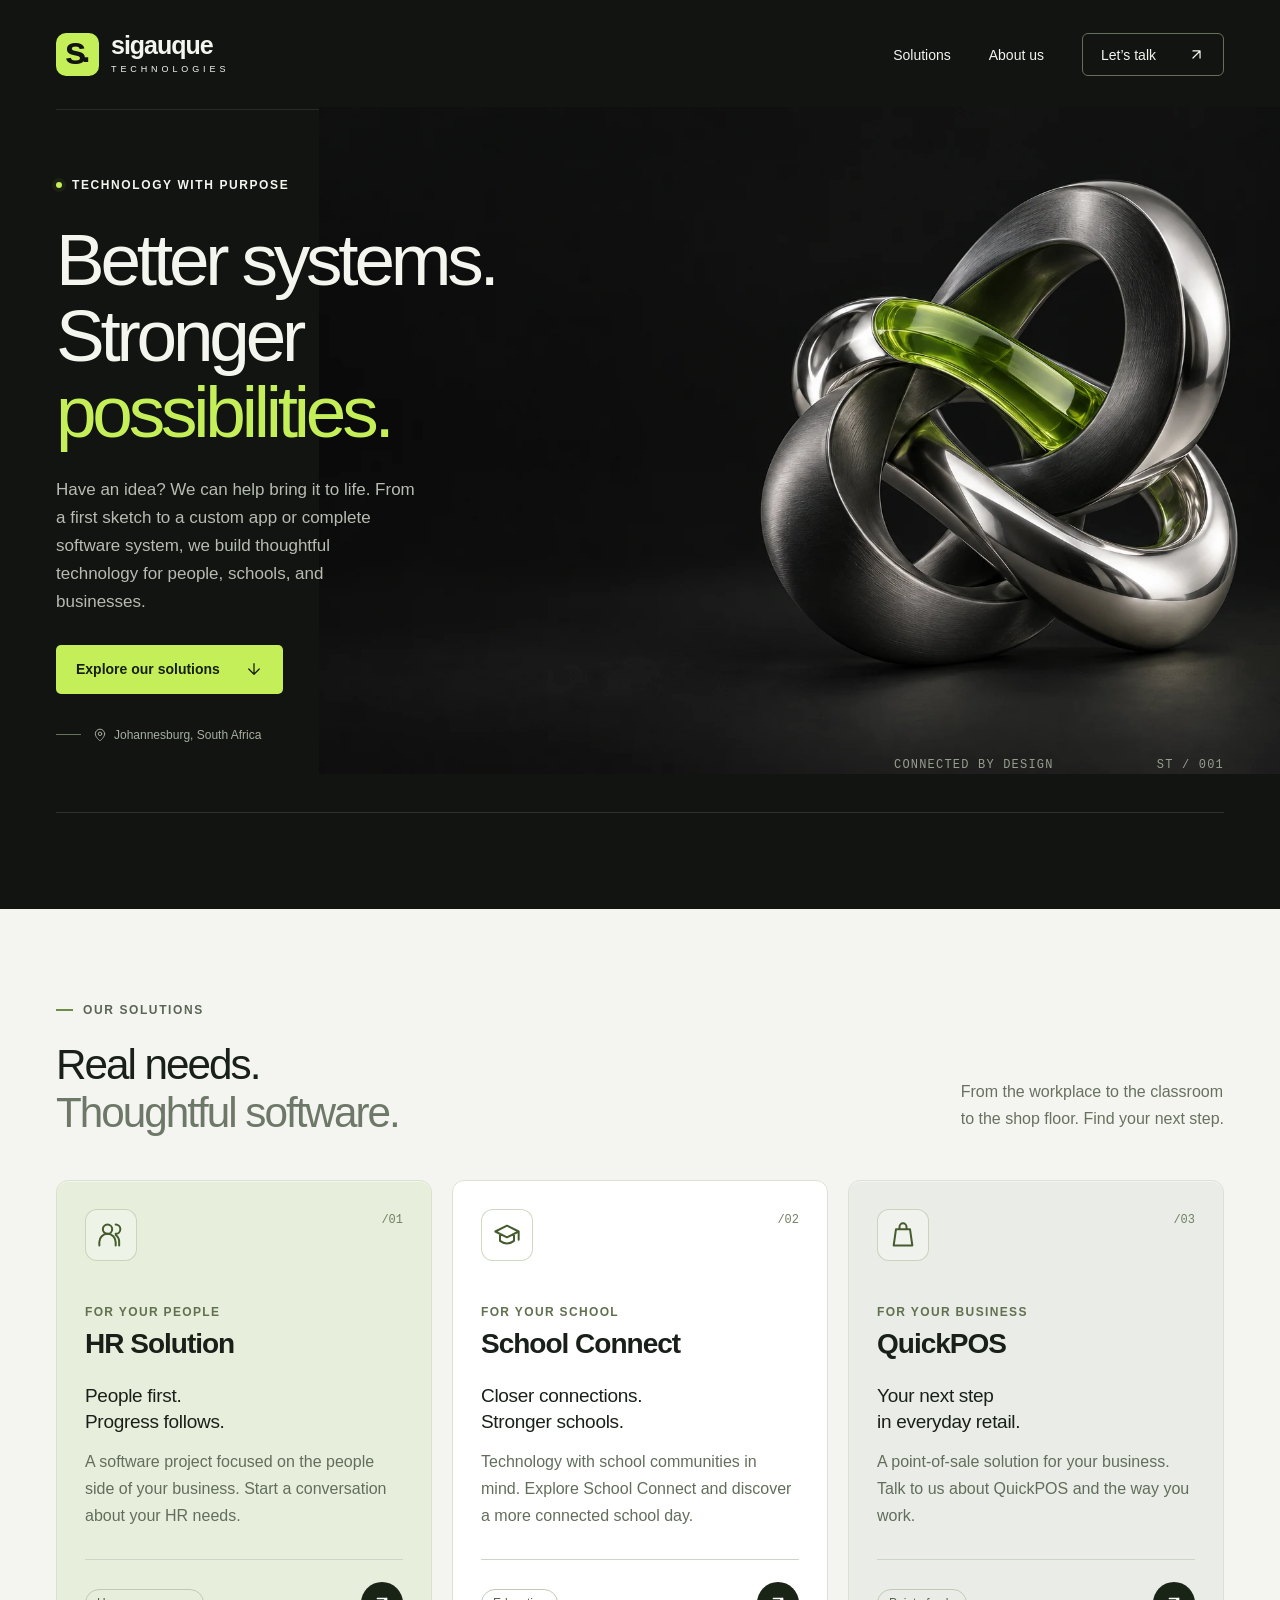
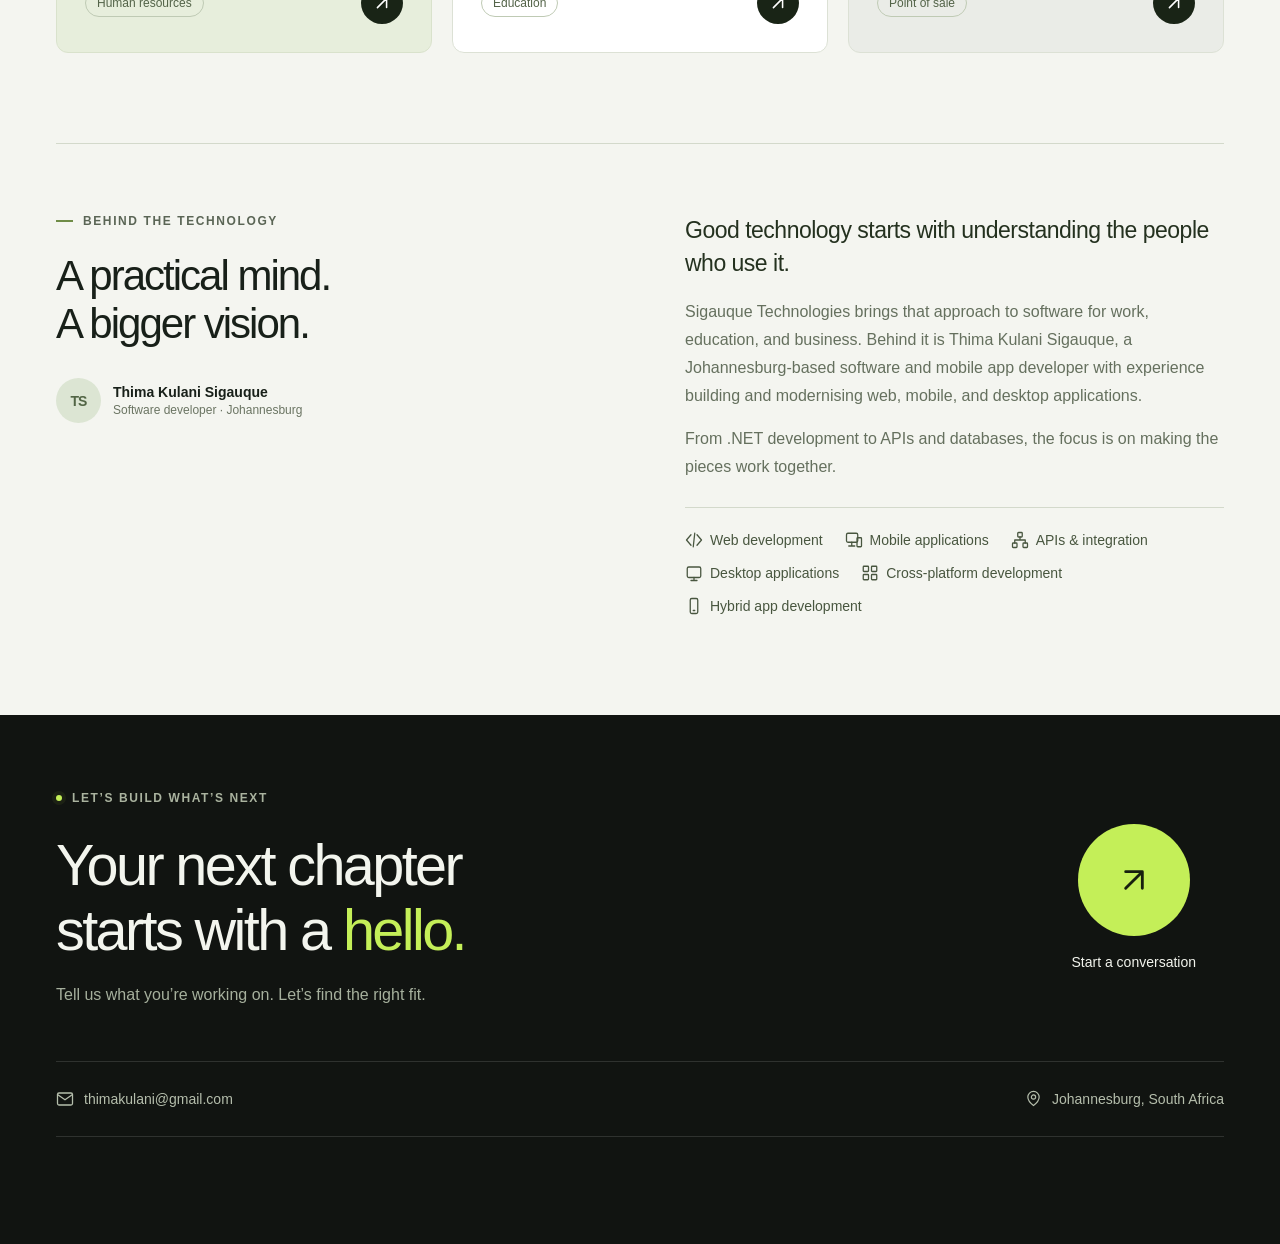
<file: index.html>
<!DOCTYPE html>
<html lang="en">
<head>
<meta charset="UTF-8">
<meta name="viewport" content="width=device-width, initial-scale=1">
<title>Software & Mobile App Development in Johannesburg | Sigauque Technologies</title>
<meta name="description" content="Looking for a software developer or mobile app developer in Johannesburg? Sigauque Technologies builds custom web and mobile apps, business software, school management systems, point-of-sale solutions, and API integrations across South Africa.">
<meta name="robots" content="index, follow, max-image-preview:large">
<link rel="canonical" href="https://sigauque-technology.co.za/">
<link rel="preload" as="image" href="images/connected-systems.webp" fetchpriority="high">
<meta property="og:type" content="website">
<meta property="og:locale" content="en_ZA">
<meta property="og:site_name" content="Sigauque Technologies">
<meta property="og:title" content="Software & Mobile App Development in Johannesburg | Sigauque Technologies">
<meta property="og:description" content="Custom software, web and mobile app development, school management systems, and business solutions from Johannesburg, South Africa.">
<meta property="og:url" content="https://sigauque-technology.co.za/">
<meta property="og:image" content="https://sigauque-technology.co.za/images/connected-systems.webp">
<meta property="og:image:alt" content="Abstract connected systems illustration for Sigauque Technologies">
<meta name="twitter:card" content="summary_large_image">
<meta name="twitter:title" content="Software & Mobile App Development | Sigauque Technologies">
<meta name="twitter:description" content="Custom software, web and mobile apps, and business solutions from Johannesburg, South Africa.">
<meta name="twitter:image" content="https://sigauque-technology.co.za/images/connected-systems.webp">
<meta name="twitter:image:alt" content="Abstract connected systems illustration for Sigauque Technologies">
<link rel="icon" href="favicon.svg">
<link rel="stylesheet" href="styles.css">
<script type="application/ld+json">
{
  "@context": "https://schema.org",
  "@type": "ProfessionalService",
  "name": "Sigauque Technologies",
  "url": "https://sigauque-technology.co.za/",
  "logo": "https://sigauque-technology.co.za/favicon.svg",
  "image": "https://sigauque-technology.co.za/images/connected-systems.webp",
  "description": "Software development and practical software solutions for people, schools, and businesses in Johannesburg, South Africa.",
  "email": "thimakulani@gmail.com",
  "address": {
    "@type": "PostalAddress",
    "addressLocality": "Johannesburg",
    "addressCountry": "ZA"
  },
  "areaServed": "ZA",
  "founder": {
    "@type": "Person",
    "name": "Thima Kulani Sigauque"
  },
  "knowsAbout": ["Software development", "Web development", "Mobile application development", "API integration", "Desktop application development", "Cross-platform development", "Hybrid app development", "School management software", "Human resources software", "Point of sale software"]
}
</script>
</head>
<body>
<a href="#main" class="skip-link">
        Skip to content
      </a>
      <div class="top-surface" id="home">
        <header class="site-header wrap">
          <a href="#home" class="brand" aria-label="Sigauque Technologies home"><span class="brand-mark" aria-hidden="true">s<span>.</span></span><span class="brand-name">sigauque<span>TECHNOLOGIES</span></span></a>
          <nav aria-label="Main navigation">
            <a href="#solutions">Solutions</a>
            <a href="#about">About us</a>
            <a href="#contact" class="nav-contact">
              Let’s talk <svg width="17" height="17" viewBox="0 0 24 24" fill="none" stroke="currentColor" stroke-width="1.7" stroke-linecap="round" stroke-linejoin="round" aria-hidden="true"><path d="M7 17 17 7M7 7h10v10"/></svg>
            </a>
          </nav>
        </header>
        <main id="main">
          <section class="hero wrap" aria-labelledby="hero-heading">
            <img
              class="hero-art"
              src="images/connected-systems.webp"
              width="1536"
              height="1024"
              fetchpriority="high"
              alt="Abstract illustration of connected systems and technology"
            >
            <div class="hero-copy">
              <p class="eyebrow">
                <span class="status-dot"></span> TECHNOLOGY WITH PURPOSE
              </p>
              <h1 id="hero-heading">
                Better systems.
                <br />
                Stronger
                <br />
                <span>possibilities.</span>
              </h1>
              <p class="hero-description">
                Have an idea? We can help bring it to life. From a first
                sketch to a custom app or complete software system, we build
                thoughtful technology for people, schools, and businesses.
              </p>
              <a class="button button-lime" href="#solutions">
                Explore our solutions <svg width="18" height="18" viewBox="0 0 24 24" fill="none" stroke="currentColor" stroke-width="1.7" stroke-linecap="round" stroke-linejoin="round" aria-hidden="true"><path d="M12 5v14m-7-7 7 7 7-7"/></svg>
              </a>
              <div class="hero-location">
                <span class="location-line"></span>
                <svg width="14" height="14" viewBox="0 0 24 24" fill="none" stroke="currentColor" stroke-width="1.7" stroke-linecap="round" stroke-linejoin="round" aria-hidden="true"><path d="M20 10c0 6-8 12-8 12S4 16 4 10a8 8 0 1 1 16 0Z"/><circle cx="12" cy="10" r="3"/></svg> Johannesburg, South
                Africa
              </div>
            </div>
            <div class="art-caption">
              <span>CONNECTED BY DESIGN</span>
              <span>ST / 001</span>
            </div>
          </section>
          <div
            class="product-strip wrap"
            aria-label="Our software products"
          >
            <span class="strip-label">
              BUILT AROUND
              <br />
              YOUR EVERYDAY.
            </span>
            <a href="#hr-solution">
              <svg width="24" height="24" viewBox="0 0 24 24" fill="none" stroke="currentColor" stroke-width="1.7" stroke-linecap="round" stroke-linejoin="round" aria-hidden="true"><circle cx="9" cy="7" r="4"/><path d="M2 21v-3a7 7 0 0 1 14 0v3M16 3a4 4 0 0 1 0 8m3 10v-3a7 7 0 0 0-3-6"/></svg>
              <span>HR Solution</span>
              <svg width="17" height="17" viewBox="0 0 24 24" fill="none" stroke="currentColor" stroke-width="1.7" stroke-linecap="round" stroke-linejoin="round" aria-hidden="true"><path d="M7 17 17 7M7 7h10v10"/></svg>
            </a>
            <a href="#school-connect">
              <svg width="24" height="24" viewBox="0 0 24 24" fill="none" stroke="currentColor" stroke-width="1.7" stroke-linecap="round" stroke-linejoin="round" aria-hidden="true"><path d="m2 9 10-5 10 5-10 5-10-5Zm4 2v6c4 3 8 3 12 0v-6M22 9v7"/></svg>
              <span>School Connect</span>
              <svg width="17" height="17" viewBox="0 0 24 24" fill="none" stroke="currentColor" stroke-width="1.7" stroke-linecap="round" stroke-linejoin="round" aria-hidden="true"><path d="M7 17 17 7M7 7h10v10"/></svg>
            </a>
            <a href="#quickpos">
              <svg width="24" height="24" viewBox="0 0 24 24" fill="none" stroke="currentColor" stroke-width="1.7" stroke-linecap="round" stroke-linejoin="round" aria-hidden="true"><path d="M6 7h12l2 14H4L6 7Zm3 0V5a3 3 0 0 1 6 0v2"/></svg>
              <span>QuickPOS</span>
              <svg width="17" height="17" viewBox="0 0 24 24" fill="none" stroke="currentColor" stroke-width="1.7" stroke-linecap="round" stroke-linejoin="round" aria-hidden="true"><path d="M7 17 17 7M7 7h10v10"/></svg>
            </a>
          </div>
          <section
            id="solutions"
            class="solutions light-surface"
            aria-labelledby="solutions-heading"
          >
            <div class="wrap">
              <div class="section-heading">
                <div>
                  <p class="eyebrow">
                    <span class="section-dash"></span> OUR SOLUTIONS
                  </p>
                  <h2 id="solutions-heading">
                    Real needs.
                    <br />
                    <span>Thoughtful software.</span>
                  </h2>
                </div>
                <p>
                  From the workplace to the classroom
                  <br class="desktop-break" /> to the shop floor. Find your
                  next step.
                </p>
              </div>
              <div class="product-grid">
                <article class="product-card product-hr" id="hr-solution"><div class="product-card-top"><span class="product-icon"><svg width="28" height="28" viewBox="0 0 24 24" fill="none" stroke="currentColor" stroke-width="1.7" stroke-linecap="round" stroke-linejoin="round" aria-hidden="true"><circle cx="9" cy="7" r="4"/><path d="M2 21v-3a7 7 0 0 1 14 0v3M16 3a4 4 0 0 1 0 8m3 10v-3a7 7 0 0 0-3-6"/></svg></span><span class="product-number">/01</span></div><p class="product-category">FOR YOUR PEOPLE</p><h3>HR Solution</h3><p class="product-tagline">People first.
Progress follows.</p><p class="product-description">A software project focused on the people side of your business. Start a conversation about your HR needs.</p><div class="product-card-bottom"><span class="category-tag">Human resources</span><a href="mailto:thimakulani@gmail.com?subject=HR%20Solution%20enquiry%20%7C%20Sigauque%20Technologies" class="product-link" aria-label="Enquire about HR Solution"><svg width="22" height="22" viewBox="0 0 24 24" fill="none" stroke="currentColor" stroke-width="1.7" stroke-linecap="round" stroke-linejoin="round" aria-hidden="true"><path d="M7 17 17 7M7 7h10v10"/></svg></a></div></article><article class="product-card product-school" id="school-connect"><div class="product-card-top"><span class="product-icon"><svg width="28" height="28" viewBox="0 0 24 24" fill="none" stroke="currentColor" stroke-width="1.7" stroke-linecap="round" stroke-linejoin="round" aria-hidden="true"><path d="m2 9 10-5 10 5-10 5-10-5Zm4 2v6c4 3 8 3 12 0v-6M22 9v7"/></svg></span><span class="product-number">/02</span></div><p class="product-category">FOR YOUR SCHOOL</p><h3>School Connect</h3><p class="product-tagline">Closer connections.
Stronger schools.</p><p class="product-description">Technology with school communities in mind. Explore School Connect and discover a more connected school day.</p><div class="product-card-bottom"><span class="category-tag">Education</span><a href="https://schoolconnect-ipeu.onrender.com/" target="_blank" rel="noopener noreferrer" class="product-link" aria-label="Visit School Connect (opens in a new tab)"><svg width="22" height="22" viewBox="0 0 24 24" fill="none" stroke="currentColor" stroke-width="1.7" stroke-linecap="round" stroke-linejoin="round" aria-hidden="true"><path d="M7 17 17 7M7 7h10v10"/></svg></a></div></article><article class="product-card product-pos" id="quickpos"><div class="product-card-top"><span class="product-icon"><svg width="28" height="28" viewBox="0 0 24 24" fill="none" stroke="currentColor" stroke-width="1.7" stroke-linecap="round" stroke-linejoin="round" aria-hidden="true"><path d="M6 7h12l2 14H4L6 7Zm3 0V5a3 3 0 0 1 6 0v2"/></svg></span><span class="product-number">/03</span></div><p class="product-category">FOR YOUR BUSINESS</p><h3>QuickPOS</h3><p class="product-tagline">Your next step
in everyday retail.</p><p class="product-description">A point-of-sale solution for your business. Talk to us about QuickPOS and the way you work.</p><div class="product-card-bottom"><span class="category-tag">Point of sale</span><a href="mailto:thimakulani@gmail.com?subject=QuickPOS%20enquiry%20%7C%20Sigauque%20Technologies" class="product-link" aria-label="Enquire about QuickPOS"><svg width="22" height="22" viewBox="0 0 24 24" fill="none" stroke="currentColor" stroke-width="1.7" stroke-linecap="round" stroke-linejoin="round" aria-hidden="true"><path d="M7 17 17 7M7 7h10v10"/></svg></a></div></article>
              </div>
            </div>
          </section>
          <section
            id="about"
            class="about-section light-surface"
            aria-labelledby="about-heading"
          >
            <div class="wrap about-layout">
              <div class="about-intro">
                <p class="eyebrow">
                  <span class="section-dash"></span> BEHIND THE TECHNOLOGY
                </p>
                <h2 id="about-heading">
                  A practical mind.
                  <br />A bigger vision.
                </h2>
                <div class="founder">
                  <span class="founder-initials" aria-hidden="true">
                    TS
                  </span>
                  <div>
                    <strong>Thima Kulani Sigauque</strong>
                    <span>Software developer · Johannesburg</span>
                  </div>
                </div>
              </div>
              <div class="about-copy">
                <p class="about-lead">
                  Good technology starts with understanding the people who use
                  it.
                </p>
                <p>
                  Sigauque Technologies brings that approach to software for
                  work, education, and business. Behind it is Thima Kulani
                  Sigauque, a Johannesburg-based software and mobile app
                  developer with experience building and modernising web,
                  mobile, and desktop applications.
                </p>
                <p>
                  From .NET development to APIs and databases, the focus is on
                  making the pieces work together.
                </p>
                <div class="capabilities">
                  <span>
                    <svg width="18" height="18" viewBox="0 0 24 24" fill="none" stroke="currentColor" stroke-width="1.7" stroke-linecap="round" stroke-linejoin="round" aria-hidden="true"><path d="m8 5-6 7 6 7m8-14 6 7-6 7m-3-16-2 18"/></svg> Web development
                  </span>
                  <span>
                    <svg width="18" height="18" viewBox="0 0 24 24" fill="none" stroke="currentColor" stroke-width="1.7" stroke-linecap="round" stroke-linejoin="round" aria-hidden="true"><rect x="2" y="3" width="15" height="12" rx="2"/><path d="M5 20h8m-4-5v5"/><rect x="16" y="9" width="6" height="12" rx="1"/></svg> Mobile applications
                  </span>
                  <span>
                    <svg width="18" height="18" viewBox="0 0 24 24" fill="none" stroke="currentColor" stroke-width="1.7" stroke-linecap="round" stroke-linejoin="round" aria-hidden="true"><rect x="9" y="2" width="6" height="6" rx="1"/><rect x="2" y="16" width="6" height="6" rx="1"/><rect x="16" y="16" width="6" height="6" rx="1"/><path d="M12 8v4M5 16v-4h14v4"/></svg> APIs &amp; integration
                  </span>
                  <span>
                    <svg width="18" height="18" viewBox="0 0 24 24" fill="none" stroke="currentColor" stroke-width="1.7" stroke-linecap="round" stroke-linejoin="round" aria-hidden="true"><rect x="3" y="4" width="18" height="14" rx="2"/><path d="M8 22h8m-4-4v4"/></svg> Desktop applications
                  </span>
                  <span>
                    <svg width="18" height="18" viewBox="0 0 24 24" fill="none" stroke="currentColor" stroke-width="1.7" stroke-linecap="round" stroke-linejoin="round" aria-hidden="true"><rect x="3" y="3" width="7" height="7" rx="1"/><rect x="14" y="3" width="7" height="7" rx="1"/><rect x="3" y="14" width="7" height="7" rx="1"/><rect x="14" y="14" width="7" height="7" rx="1"/></svg> Cross-platform development
                  </span>
                  <span>
                    <svg width="18" height="18" viewBox="0 0 24 24" fill="none" stroke="currentColor" stroke-width="1.7" stroke-linecap="round" stroke-linejoin="round" aria-hidden="true"><rect x="7" y="2" width="10" height="20" rx="2"/><path d="M11 18h2"/></svg> Hybrid app development
                  </span>
                </div>
              </div>
            </div>
          </section>
          <section
            id="contact"
            class="contact-section"
            aria-labelledby="contact-heading"
          >
            <div class="wrap contact-layout">
              <div>
                <p class="eyebrow">
                  <span class="status-dot"></span> LET’S BUILD WHAT’S NEXT
                </p>
                <h2 id="contact-heading">
                  Your next chapter
                  <br />
                  starts with a <span>hello.</span>
                </h2>
                <p>Tell us what you’re working on. Let’s find the right fit.</p>
              </div>
              <a class="contact-cta" href="mailto:thimakulani@gmail.com?subject=Business%20enquiry%20%7C%20Sigauque%20Technologies">
                <span class="contact-circle">
                  <svg width="40" height="40" viewBox="0 0 24 24" fill="none" stroke="currentColor" stroke-width="1.7" stroke-linecap="round" stroke-linejoin="round" aria-hidden="true"><path d="M7 17 17 7M7 7h10v10"/></svg>
                </span>
                <span>Start a conversation</span>
              </a>
            </div>
            <div class="wrap contact-details">
              <a href="mailto:thimakulani@gmail.com">
                <svg width="18" height="18" viewBox="0 0 24 24" fill="none" stroke="currentColor" stroke-width="1.7" stroke-linecap="round" stroke-linejoin="round" aria-hidden="true"><rect x="2" y="4" width="20" height="16" rx="2"/><path d="m2 6 10 7 10-7"/></svg> thimakulani@gmail.com
              </a>
              <span>
                <svg width="17" height="17" viewBox="0 0 24 24" fill="none" stroke="currentColor" stroke-width="1.7" stroke-linecap="round" stroke-linejoin="round" aria-hidden="true"><path d="M20 10c0 6-8 12-8 12S4 16 4 10a8 8 0 1 1 16 0Z"/><circle cx="12" cy="10" r="3"/></svg> Johannesburg, South
                Africa
              </span>
            </div>
          </section>
        </main>
        <footer class="site-footer wrap">
          <a href="#home" class="brand brand-footer" aria-label="Sigauque Technologies home"><span class="brand-mark" aria-hidden="true">s<span>.</span></span><span class="brand-name">sigauque<span>TECHNOLOGIES</span></span></a>
          <p>© 2026 Sigauque Technologies</p>
          <a href="privacy-policy.html">Privacy policy</a>
          <a href="#home">
            Back to top 
            <svg width="16" height="16" viewBox="0 0 24 24" fill="none" stroke="currentColor" stroke-width="1.7" stroke-linecap="round" stroke-linejoin="round" aria-hidden="true" class="back-arrow"><path d="M5 12h14m-7-7 7 7-7 7"/></svg>
          </a>
        </footer>
      </div>
      <script>
        const revealItems = document.querySelectorAll(
          ".product-strip > *, .section-heading, .product-card, .about-intro, .about-copy, .contact-layout > *, .contact-details > *, .site-footer > *"
        );

        revealItems.forEach((item, index) => {
          item.classList.add("reveal-item");
          item.style.setProperty("--reveal-index", index % 4);
        });

        if ("IntersectionObserver" in window) {
          const revealObserver = new IntersectionObserver(
            (entries) => {
              entries.forEach((entry) => {
                if (entry.isIntersecting) {
                  entry.target.classList.add("is-visible");
                  revealObserver.unobserve(entry.target);
                }
              });
            },
            { rootMargin: "0px 0px -10% 0px", threshold: 0.12 }
          );

          revealItems.forEach((item) => revealObserver.observe(item));
        } else {
          revealItems.forEach((item) => item.classList.add("is-visible"));
        }
      </script>
</body>
</html>
</file>
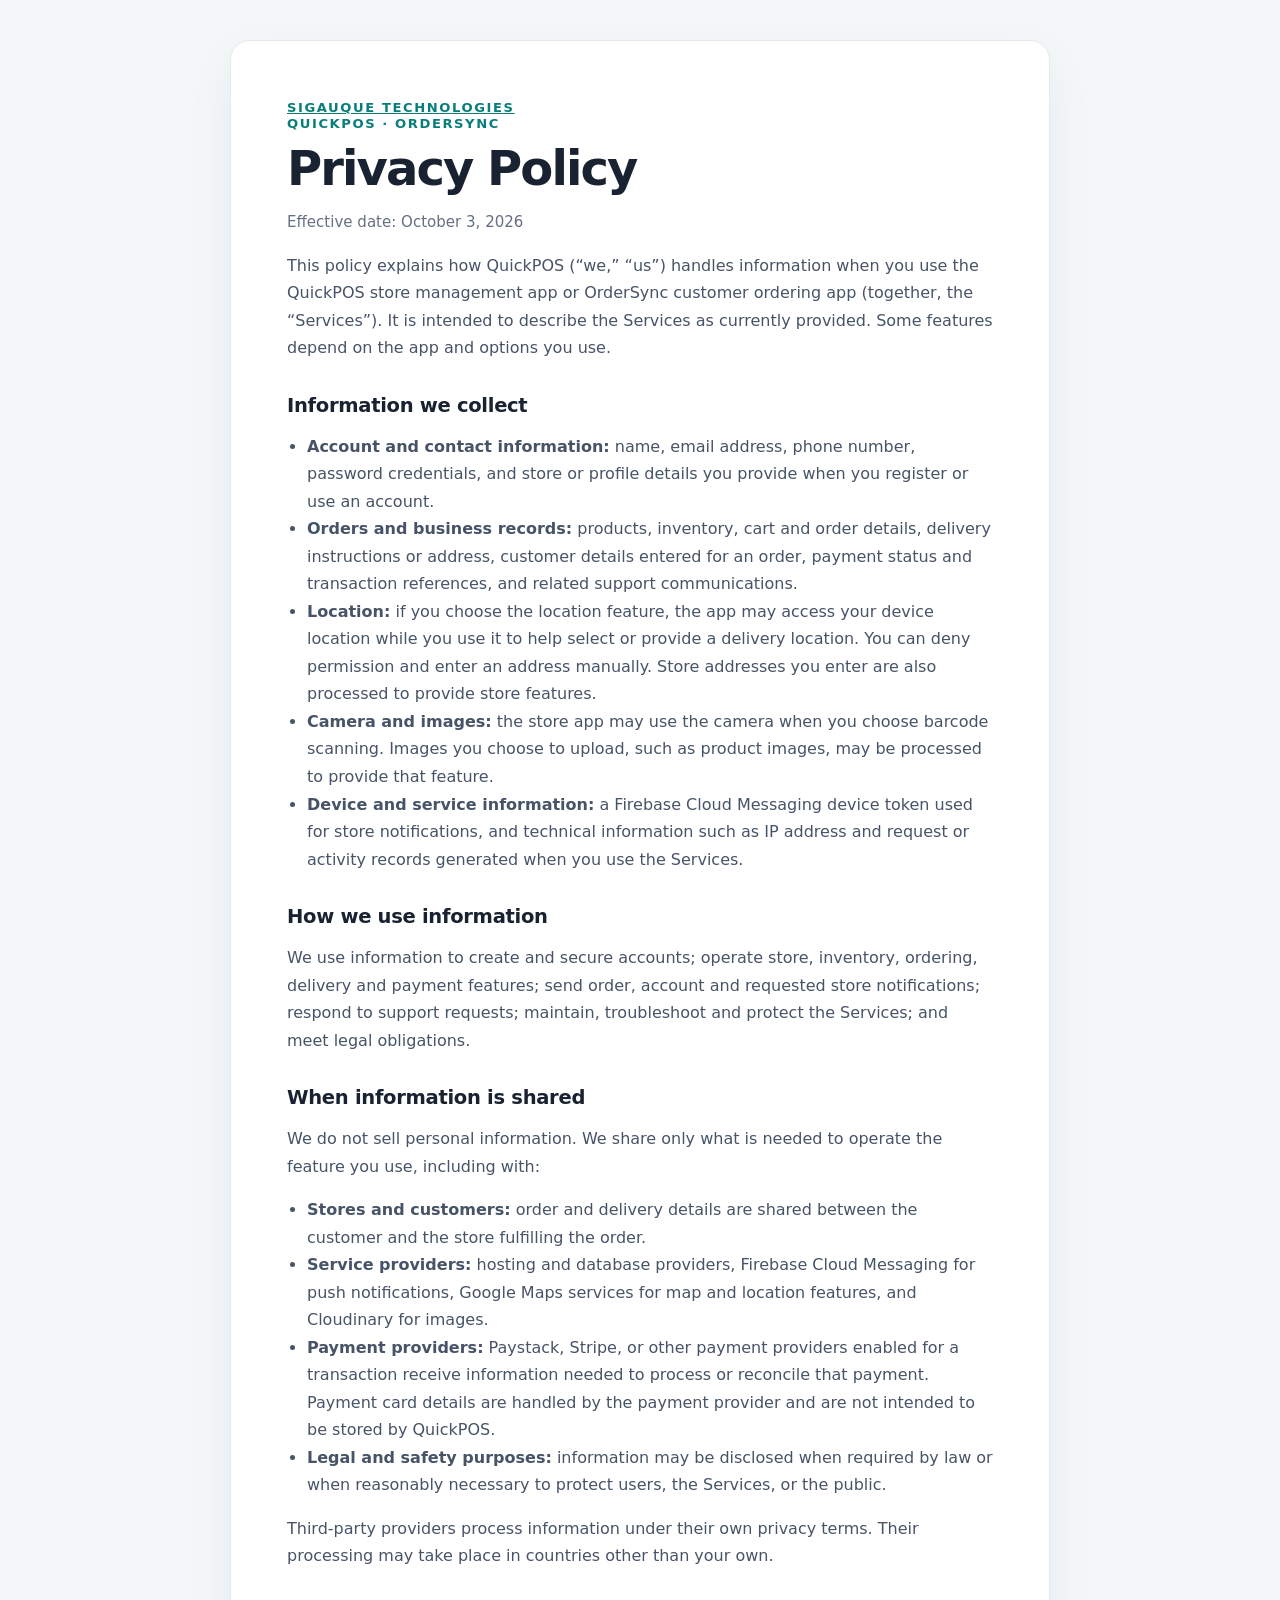
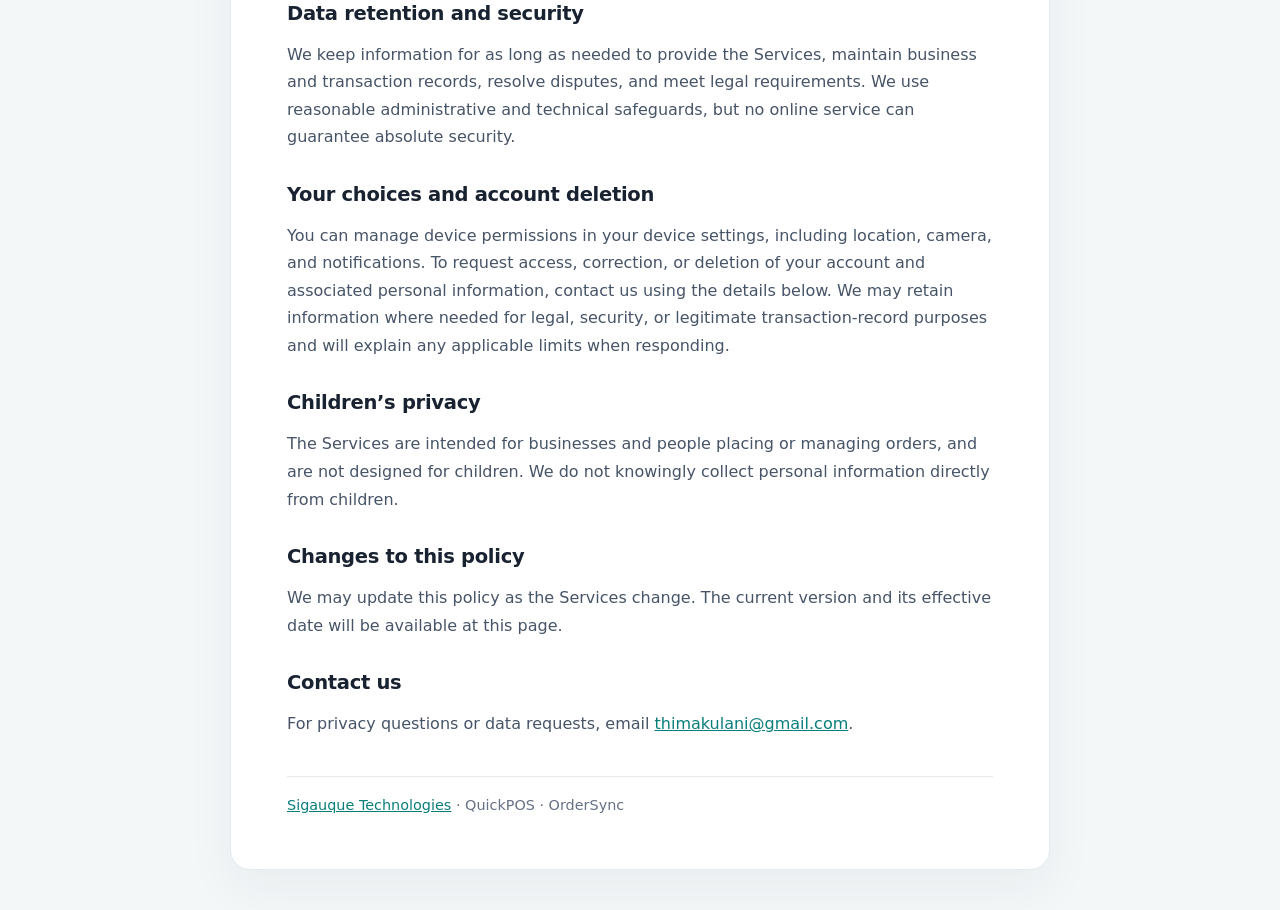
<file: privacy-policy.html>
<!doctype html>
<html lang="en">
<head>
  <meta charset="utf-8">
  <meta name="viewport" content="width=device-width, initial-scale=1">
  <meta name="description" content="Privacy policy for QuickPOS and OrderSync.">
  <title>Privacy Policy | QuickPOS</title>
  <link rel="canonical" href="https://sigauque-technology.co.za/privacy-policy.html">
  <meta name="robots" content="index, follow, max-image-preview:large">
  <meta property="og:type" content="website">
  <meta property="og:site_name" content="Sigauque Technologies">
  <meta property="og:title" content="Privacy Policy | QuickPOS">
  <meta property="og:description" content="Privacy policy for QuickPOS and OrderSync.">
  <meta property="og:url" content="https://sigauque-technology.co.za/privacy-policy.html">
  <meta property="og:image" content="https://sigauque-technology.co.za/images/connected-systems.webp">
  <meta property="og:image:alt" content="Abstract connected systems illustration for Sigauque Technologies">
  <meta property="og:locale" content="en_ZA">
  <meta name="twitter:card" content="summary_large_image">
  <meta name="twitter:title" content="Privacy Policy | Sigauque Technologies">
  <meta name="twitter:description" content="Privacy policy for QuickPOS and OrderSync from Sigauque Technologies.">
  <meta name="twitter:image" content="https://sigauque-technology.co.za/images/connected-systems.webp">
  <meta name="twitter:image:alt" content="Abstract connected systems illustration for Sigauque Technologies">
  <script type="application/ld+json">
  {
    "@context": "https://schema.org",
    "@type": "WebPage",
    "name": "Privacy Policy | Sigauque Technologies",
    "url": "https://sigauque-technology.co.za/privacy-policy.html",
    "description": "Privacy policy for QuickPOS and OrderSync from Sigauque Technologies.",
    "isPartOf": {
      "@type": "WebSite",
      "name": "Sigauque Technologies",
      "url": "https://sigauque-technology.co.za/"
    }
  }
  </script>
  <style>
    :root { color-scheme: light; font-family: Inter, system-ui, -apple-system, BlinkMacSystemFont, "Segoe UI", sans-serif; color: #182230; background: #f4f7f8; }
    * { box-sizing: border-box; }
    body { margin: 0; padding: 40px 18px; }
    main { max-width: 820px; margin: 0 auto; padding: clamp(24px, 6vw, 56px); background: #fff; border: 1px solid #e5eaed; border-radius: 20px; box-shadow: 0 18px 50px #102a3a0d; }
    .brand { color: #087e7b; font-size: .82rem; font-weight: 750; letter-spacing: .12em; text-transform: uppercase; }
    h1 { margin: 12px 0 8px; font-size: clamp(2rem, 6vw, 3rem); line-height: 1.08; letter-spacing: -.04em; }
    .updated { color: #667085; font-size: .94rem; }
    h2 { margin: 32px 0 10px; font-size: 1.22rem; letter-spacing: -.015em; }
    p, li { color: #475467; line-height: 1.72; }
    ul { padding-left: 1.25rem; }
    a { color: #087e7b; }
    footer { margin-top: 38px; padding-top: 20px; border-top: 1px solid #e5eaed; color: #667085; font-size: .9rem; }
  </style>
</head>
<body>
  <main>
    <a class="brand" href="index.html">Sigauque Technologies</a>
    <div class="brand">QuickPOS · OrderSync</div>
    <h1>Privacy Policy</h1>
    <p class="updated">Effective date: October 3, 2026</p>
    <p>This policy explains how QuickPOS (“we,” “us”) handles information when you use the QuickPOS store management app or OrderSync customer ordering app (together, the “Services”). It is intended to describe the Services as currently provided. Some features depend on the app and options you use.</p>

    <h2>Information we collect</h2>
    <ul>
      <li><strong>Account and contact information:</strong> name, email address, phone number, password credentials, and store or profile details you provide when you register or use an account.</li>
      <li><strong>Orders and business records:</strong> products, inventory, cart and order details, delivery instructions or address, customer details entered for an order, payment status and transaction references, and related support communications.</li>
      <li><strong>Location:</strong> if you choose the location feature, the app may access your device location while you use it to help select or provide a delivery location. You can deny permission and enter an address manually. Store addresses you enter are also processed to provide store features.</li>
      <li><strong>Camera and images:</strong> the store app may use the camera when you choose barcode scanning. Images you choose to upload, such as product images, may be processed to provide that feature.</li>
      <li><strong>Device and service information:</strong> a Firebase Cloud Messaging device token used for store notifications, and technical information such as IP address and request or activity records generated when you use the Services.</li>
    </ul>

    <h2>How we use information</h2>
    <p>We use information to create and secure accounts; operate store, inventory, ordering, delivery and payment features; send order, account and requested store notifications; respond to support requests; maintain, troubleshoot and protect the Services; and meet legal obligations.</p>

    <h2>When information is shared</h2>
    <p>We do not sell personal information. We share only what is needed to operate the feature you use, including with:</p>
    <ul>
      <li><strong>Stores and customers:</strong> order and delivery details are shared between the customer and the store fulfilling the order.</li>
      <li><strong>Service providers:</strong> hosting and database providers, Firebase Cloud Messaging for push notifications, Google Maps services for map and location features, and Cloudinary for images.</li>
      <li><strong>Payment providers:</strong> Paystack, Stripe, or other payment providers enabled for a transaction receive information needed to process or reconcile that payment. Payment card details are handled by the payment provider and are not intended to be stored by QuickPOS.</li>
      <li><strong>Legal and safety purposes:</strong> information may be disclosed when required by law or when reasonably necessary to protect users, the Services, or the public.</li>
    </ul>
    <p>Third-party providers process information under their own privacy terms. Their processing may take place in countries other than your own.</p>

    <h2>Data retention and security</h2>
    <p>We keep information for as long as needed to provide the Services, maintain business and transaction records, resolve disputes, and meet legal requirements. We use reasonable administrative and technical safeguards, but no online service can guarantee absolute security.</p>

    <h2>Your choices and account deletion</h2>
    <p>You can manage device permissions in your device settings, including location, camera, and notifications. To request access, correction, or deletion of your account and associated personal information, contact us using the details below. We may retain information where needed for legal, security, or legitimate transaction-record purposes and will explain any applicable limits when responding.</p>

    <h2>Children’s privacy</h2>
    <p>The Services are intended for businesses and people placing or managing orders, and are not designed for children. We do not knowingly collect personal information directly from children.</p>

    <h2>Changes to this policy</h2>
    <p>We may update this policy as the Services change. The current version and its effective date will be available at this page.</p>

    <h2>Contact us</h2>
    <p>For privacy questions or data requests, email <a href="mailto:thimakulani@gmail.com">thimakulani@gmail.com</a>.</p>
    <footer><a href="index.html">Sigauque Technologies</a> · QuickPOS · OrderSync</footer>
  </main>
</body>
</html>
</file>
<file: styles.css>
:root,
.dark {
  --background: #111411;
  --foreground: #f3f5ee;
  --card: #1c201b;
  --primary: #c4ef58;
  --primary-foreground: #17200e;
  --secondary: #252c24;
  --muted-foreground: #a6afa1;
  --border: #343a32;
  --radius: 0.75rem;
}
* {
  box-sizing: border-box;
}
html {
  scroll-behavior: smooth;
  scroll-padding-top: 2rem;
}
body {
  margin: 0;
  font-family: Arial, Helvetica, sans-serif;
  background: var(--background);
  color: var(--foreground);
  -webkit-font-smoothing: antialiased;
}
a {
  color: inherit;
  text-decoration: none;
}
button,
a {
  -webkit-tap-highlight-color: transparent;
}
a:focus-visible {
  outline: 3px solid #8dc02c;
  outline-offset: 6px;
  border-radius: 4px;
}
::selection {
  background: #c4ef58;
  color: #111411;
}
.wrap {
  width: min(1280px, calc(100% - 112px));
  margin-inline: auto;
}
.skip-link {
  position: fixed;
  top: 10px;
  left: 10px;
  z-index: 20;
  padding: 14px 20px;
  color: #111411;
  background: #c4ef58;
  transform: translateY(-160%);
}
.skip-link:focus {
  transform: translateY(0);
}
.top-surface {
  overflow: clip;
}
.site-header {
  min-height: 110px;
  display: flex;
  justify-content: space-between;
  align-items: center;
  border-bottom: 1px solid #ffffff18;
  gap: 24px;
}
.brand {
  display: inline-flex;
  align-items: center;
  gap: 12px;
  flex-shrink: 0;
  transition: transform 0.25s ease;
}
.brand:hover {
  transform: translateY(-2px);
}
.brand-mark {
  display: flex;
  align-items: center;
  justify-content: center;
  width: 43px;
  height: 43px;
  background: var(--primary);
  color: #111411;
  border-radius: 10px;
  font-size: 39px;
  font-weight: 750;
  line-height: 1;
  padding-bottom: 8px;
  letter-spacing: -5px;
  padding-right: 5px;
  transition:
    transform 0.25s ease,
    box-shadow 0.25s ease;
}
.brand:hover .brand-mark {
  box-shadow: 0 10px 25px #c4ef5830;
  transform: rotate(-3deg) scale(1.04);
}
.brand-mark span {
  font-size: 32px;
}
.brand-name {
  font-size: 25px;
  font-weight: 650;
  letter-spacing: -1px;
  line-height: 1;
}
.brand-name > span {
  display: block;
  font-size: 9px;
  letter-spacing: 3.9px;
  line-height: 1.5;
  margin-top: 5px;
  font-weight: 500;
}
.site-header nav {
  display: flex;
  align-items: center;
  gap: 38px;
  font-size: 14px;
}
.site-header nav > a {
  position: relative;
  transition:
    color 0.2s,
    transform 0.2s;
}
.site-header nav > a:not(.nav-contact)::after {
  position: absolute;
  left: 0;
  bottom: -8px;
  width: 100%;
  height: 1px;
  content: "";
  background: currentColor;
  transform: scaleX(0);
  transform-origin: right;
  transition: transform 0.25s ease;
}
.site-header nav > a:hover {
  color: var(--primary);
  transform: translateY(-1px);
}
.site-header nav > a:not(.nav-contact):hover::after {
  transform: scaleX(1);
  transform-origin: left;
}
.nav-contact {
  border: 1px solid #65705a;
  border-radius: 6px;
  padding: 12px 18px;
  display: flex;
  align-items: center;
  gap: 32px;
}
.nav-contact svg,
.button svg,
.product-link svg,
.contact-circle svg,
.site-footer > a:last-child svg {
  transition: transform 0.25s ease;
}
.nav-contact:hover svg,
.product-link:hover svg,
.contact-cta:hover .contact-circle svg {
  transform: translate(2px, -2px);
}
.hero {
  min-height: 635px;
  position: relative;
  display: flex;
  align-items: center;
  isolation: isolate;
  padding-block: 68px 70px;
}
.hero-art {
  position: absolute;
  z-index: -1;
  width: 1000px;
  max-width: none;
  height: auto;
  right: -95px;
  top: -3px;
  pointer-events: none;
  mix-blend-mode: lighten;
  animation: heroDrift 14s ease-in-out infinite alternate;
}
.hero-copy {
  max-width: 650px;
  position: relative;
  z-index: 1;
  animation: heroCopyIn 0.8s ease-out both;
}
.eyebrow {
  display: flex;
  align-items: center;
  gap: 10px;
  margin: 0 0 30px;
  font-size: 12px;
  font-weight: 600;
  letter-spacing: 1.6px;
}
.status-dot {
  height: 6px;
  width: 6px;
  border-radius: 100%;
  background: var(--primary);
  box-shadow: 0 0 0 4px #c4ef5810;
  flex-shrink: 0;
  animation: statusPulse 2.2s ease-in-out infinite;
}
h1 {
  font-size: clamp(52px, 5.7vw, 80px);
  font-weight: 500;
  line-height: 1.045;
  letter-spacing: -4.2px;
  margin: 0;
}
h1 span {
  color: var(--primary);
  animation: glowWord 2.8s ease-in-out 0.45s both;
}
.hero-description {
  font-size: 17px;
  line-height: 1.65;
  color: #b6bcb2;
  max-width: 360px;
  margin: 25px 0 29px;
}
.button {
  min-height: 49px;
  padding: 15px 20px;
  font-size: 14px;
  font-weight: 600;
  border-radius: 5px;
  display: inline-flex;
  align-items: center;
  justify-content: center;
  gap: 25px;
  transition:
    background 0.2s,
    box-shadow 0.2s,
    transform 0.2s;
}
.button-lime {
  background: var(--primary);
  color: var(--primary-foreground);
}
.button-lime:hover {
  background: #d1fc70;
  box-shadow: 0 14px 34px #c4ef5826;
  transform: translateY(-2px);
}
.button-lime:hover svg {
  transform: translateY(3px);
}
.hero-location {
  margin-top: 34px;
  display: flex;
  align-items: center;
  gap: 7px;
  color: #a6afa1;
  font-size: 12px;
}
.location-line {
  width: 25px;
  height: 1px;
  background: #68735f;
  margin-right: 5px;
  transform-origin: left;
  animation: lineGrow 0.7s ease-out 0.6s both;
}
.art-caption {
  position: absolute;
  bottom: 40px;
  right: 0;
  width: 330px;
  display: flex;
  justify-content: space-between;
  color: #969e8f;
  font-family: monospace;
  font-size: 12px;
  letter-spacing: 1.2px;
  animation: captionIn 0.8s ease-out 0.5s both;
}
.product-strip {
  display: grid;
  grid-template-columns: 1fr 1.25fr 1.25fr 1fr;
  padding-block: 27px 31px;
  border-top: 1px solid #ffffff20;
  align-items: center;
  gap: 30px;
}
.strip-label {
  font-size: 12px;
  letter-spacing: 1px;
  line-height: 1.6;
  color: #9ca694;
}
.product-strip a {
  display: flex;
  align-items: center;
  gap: 12px;
  font-size: 18px;
  font-weight: 500;
  transition:
    color 0.2s,
    transform 0.2s;
}
.product-strip a > svg:first-child {
  width: 23px;
  height: 23px;
  color: #aab69f;
  stroke-width: 1.5;
}
.product-strip a > svg:last-child {
  margin-left: auto;
  color: #7f8d72;
  transition: color 0.2s;
}
.product-strip a:hover,
.product-strip a:hover > svg {
  color: var(--primary);
}
.product-strip a:hover {
  transform: translateY(-3px);
}
.product-strip a:hover > svg:first-child {
  transform: rotate(-4deg) scale(1.05);
}
.product-strip a > svg:first-child {
  transition:
    color 0.2s,
    transform 0.2s;
}
.light-surface {
  background: #f4f5f0;
  color: #182019;
}
.solutions {
  padding-block: 94px 90px;
}
.section-heading {
  display: flex;
  justify-content: space-between;
  align-items: flex-end;
  gap: 36px;
  margin-bottom: 42px;
}
.section-heading .eyebrow,
.about-section .eyebrow {
  color: #5a6555;
  margin-bottom: 24px;
}
.section-dash {
  width: 17px;
  height: 2px;
  background: #6f8c47;
}
h2 {
  font-size: clamp(36px, 3.3vw, 47px);
  font-weight: 500;
  line-height: 1.14;
  letter-spacing: -2px;
  margin: 0;
}
.section-heading h2 span {
  color: #6e7868;
}
.section-heading > p {
  color: #687160;
  font-size: 16px;
  line-height: 1.7;
  margin: 0 0 5px;
}
.product-grid {
  display: grid;
  grid-template-columns: repeat(3, minmax(0, 1fr));
  gap: 20px;
}
.product-card {
  padding: 28px;
  border: 1px solid #dce1d5;
  border-radius: 12px;
  display: flex;
  flex-direction: column;
  scroll-margin-top: 40px;
  box-shadow: 0 1px 0 #ffffff80 inset;
  transition:
    border-color 0.25s ease,
    box-shadow 0.25s ease,
    transform 0.25s ease;
}
.product-card:hover {
  border-color: #b8c9a5;
  box-shadow:
    0 1px 0 #ffffff90 inset,
    0 22px 45px #25301918;
  transform: translateY(-8px);
}
.product-hr {
  background: #e7eedc;
  border-color: #d9e2cc;
}
.product-school {
  background: #fff;
}
.product-pos {
  background: #eaece7;
}
.product-card-top {
  display: flex;
  align-items: flex-start;
  justify-content: space-between;
  margin-bottom: 44px;
}
.product-icon {
  display: flex;
  justify-content: center;
  align-items: center;
  height: 52px;
  width: 52px;
  border-radius: 12px;
  border: 1px solid #acbd9390;
  background: #ffffff50;
  color: #455b2c;
  transition:
    background 0.25s ease,
    color 0.25s ease,
    transform 0.25s ease;
}
.product-card:hover .product-icon {
  background: #192416;
  color: #c4ef58;
  transform: rotate(-5deg) scale(1.04);
}
.product-number {
  font-family: monospace;
  font-size: 12px;
  color: #718064;
  padding-top: 4px;
}
.product-category {
  font-size: 12px;
  font-weight: 600;
  letter-spacing: 1.35px;
  color: #61714f;
  margin: 0 0 9px;
}
.product-card h3 {
  font-size: 28px;
  font-weight: 550;
  letter-spacing: -1px;
  margin: 0;
}
.product-tagline {
  font-size: 19px;
  font-weight: 500;
  letter-spacing: -0.3px;
  line-height: 1.4;
  white-space: pre-line;
  margin: 23px 0 12px;
}
.product-description {
  color: #626e5b;
  font-size: 16px;
  line-height: 1.7;
  margin: 0 0 30px;
}
.product-card-bottom {
  margin-top: auto;
  padding-top: 22px;
  border-top: 1px solid #cdd6c6;
  display: flex;
  align-items: center;
  justify-content: space-between;
  gap: 10px;
}
.category-tag {
  border: 1px solid #bfcab4;
  border-radius: 20px;
  padding: 6px 11px;
  font-size: 12px;
  color: #536348;
}
.product-link {
  width: 42px;
  height: 42px;
  display: flex;
  justify-content: center;
  align-items: center;
  border-radius: 50%;
  background: #192416;
  color: white;
  transition:
    background 0.2s,
    transform 0.2s;
}
.product-link:hover {
  background: #416525;
  transform: translate(2px, -2px);
}
.about-section {
  padding-bottom: 100px;
}
.about-layout {
  border-top: 1px solid #d3d9cb;
  padding-top: 70px;
  display: grid;
  grid-template-columns: 1fr 1fr;
  gap: 90px;
}
.about-intro h2 {
  font-size: 42px;
}
.founder {
  margin-top: 30px;
  display: flex;
  align-items: center;
  gap: 12px;
}
.founder-initials {
  width: 45px;
  height: 45px;
  border-radius: 50%;
  background: #dce5d3;
  color: #526545;
  display: flex;
  justify-content: center;
  align-items: center;
  font-size: 14px;
  letter-spacing: -1px;
  font-weight: 600;
}
.founder strong {
  display: block;
  font-size: 14px;
  font-weight: 600;
}
.founder div > span {
  display: block;
  color: #6a7462;
  font-size: 12px;
  margin-top: 3px;
}
.about-copy > p {
  color: #65705e;
  line-height: 1.75;
  font-size: 16px;
  margin: 0 0 15px;
}
.about-copy > .about-lead {
  font-size: 23px;
  font-weight: 500;
  line-height: 1.4;
  color: #24311f;
  letter-spacing: -0.5px;
  margin-bottom: 19px;
}
.capabilities {
  display: flex;
  flex-wrap: wrap;
  gap: 15px 22px;
  margin-top: 26px;
  padding-top: 23px;
  border-top: 1px solid #d3d9cb;
}
.capabilities span {
  display: flex;
  align-items: center;
  gap: 7px;
  font-size: 14px;
  color: #48563f;
}
.contact-section {
  padding-block: 76px 0;
}
.contact-layout {
  display: flex;
  align-items: center;
  justify-content: space-between;
  gap: 40px;
}
.contact-section .eyebrow {
  color: #aab39f;
  margin-bottom: 28px;
}
.contact-section h2 {
  font-size: clamp(40px, 4.5vw, 62px);
  letter-spacing: -2.6px;
  line-height: 1.13;
}
.contact-section h2 span {
  color: var(--primary);
}
.contact-section p:not(.eyebrow) {
  color: #a6b09d;
  font-size: 16px;
  margin: 23px 0 0;
}
.contact-cta {
  display: flex;
  flex-direction: column;
  align-items: center;
  gap: 18px;
  font-size: 14px;
  font-weight: 500;
  margin-right: 28px;
}
.contact-circle {
  width: 112px;
  height: 112px;
  border-radius: 50%;
  display: flex;
  align-items: center;
  justify-content: center;
  background: var(--primary);
  color: #17200e;
  transition:
    transform 0.2s,
    background 0.2s,
    box-shadow 0.2s;
}
.contact-cta:hover .contact-circle {
  transform: rotate(5deg);
  background: #d2fc77;
  box-shadow: 0 18px 44px #c4ef5826;
}
.contact-details {
  margin-top: 57px;
  padding-block: 28px;
  display: flex;
  justify-content: space-between;
  gap: 25px;
  border-top: 1px solid #ffffff20;
  color: #b5beac;
}
.contact-details a,
.contact-details > span {
  display: flex;
  align-items: center;
  gap: 10px;
  font-size: 14px;
}
.contact-details a:hover {
  color: var(--primary);
}
.site-footer {
  border-top: 1px solid #ffffff20;
  padding-block: 32px;
  display: flex;
  justify-content: space-between;
  align-items: center;
  gap: 25px;
}
.brand-footer {
  transform: scale(0.82);
  transform-origin: left center;
}
.brand-footer:hover {
  transform: scale(0.82) translateY(-2px);
}
.site-footer p,
.site-footer > a:last-child {
  color: #909d85;
  font-size: 12px;
  margin: 0;
}
.site-footer > a:last-child {
  display: flex;
  align-items: center;
  gap: 8px;
}
.back-arrow {
  transform: rotate(-90deg);
}
.site-footer > a:last-child:hover {
  color: var(--primary);
}
.site-footer > a:last-child:hover .back-arrow {
  transform: rotate(-90deg) translateX(3px);
}
.reveal-item {
  opacity: 0;
  transform: translateY(24px);
  transition:
    opacity 0.7s ease,
    transform 0.7s ease;
  transition-delay: calc(var(--reveal-index, 0) * 80ms);
}
.reveal-item.is-visible {
  opacity: 1;
  transform: translateY(0);
}
@keyframes heroCopyIn {
  from {
    opacity: 0;
    transform: translateY(18px);
  }
  to {
    opacity: 1;
    transform: translateY(0);
  }
}
@keyframes heroDrift {
  from {
    transform: translate3d(0, 0, 0) scale(1);
  }
  to {
    transform: translate3d(-18px, 12px, 0) scale(1.025);
  }
}
@keyframes statusPulse {
  0%,
  100% {
    box-shadow: 0 0 0 4px #c4ef5810;
  }
  50% {
    box-shadow: 0 0 0 9px #c4ef5824;
  }
}
@keyframes glowWord {
  from {
    text-shadow: 0 0 0 #c4ef5800;
  }
  50% {
    text-shadow: 0 0 28px #c4ef5845;
  }
  to {
    text-shadow: 0 0 0 #c4ef5800;
  }
}
@keyframes lineGrow {
  from {
    transform: scaleX(0);
  }
  to {
    transform: scaleX(1);
  }
}
@keyframes captionIn {
  from {
    opacity: 0;
    transform: translateY(10px);
  }
  to {
    opacity: 1;
    transform: translateY(0);
  }
}
@media (min-width: 1550px) {
  .hero {
    min-height: 680px;
  }
  .hero-art {
    width: 1090px;
    right: -100px;
  }
}
@media (max-width: 1100px) {
  .wrap {
    width: calc(100% - 64px);
  }
  .hero-art {
    right: -180px;
    opacity: 0.85;
    width: 930px;
  }
  .hero-copy {
    max-width: 590px;
  }
  h1 {
    font-size: 67px;
  }
  .hero {
    min-height: 610px;
  }
  .product-card {
    padding: 23px;
  }
  .about-layout {
    gap: 55px;
  }
  .product-strip {
    gap: 24px;
  }
  .product-strip a {
    font-size: 16px;
  }
  .art-caption {
    width: 240px;
  }
}
@media (max-width: 800px) {
  .wrap {
    width: calc(100% - 48px);
  }
  .site-header {
    min-height: 93px;
  }
  .site-header nav {
    gap: 22px;
  }
  .hero-art {
    right: -295px;
    width: 920px;
    opacity: 0.45;
    top: 10px;
  }
  .hero-copy {
    max-width: 590px;
  }
  .hero-description {
    color: #d0d5ca;
  }
  .art-caption {
    display: none;
  }
  .product-strip {
    grid-template-columns: repeat(3, 1fr);
    gap: 20px;
  }
  .strip-label {
    display: none;
  }
  .product-strip a {
    gap: 8px;
    font-size: 14px;
  }
  .product-strip a > svg:last-child {
    display: none;
  }
  .solutions {
    padding-block: 65px;
  }
  .section-heading {
    align-items: flex-start;
    gap: 25px;
  }
  .section-heading > p {
    max-width: 250px;
    font-size: 14px;
  }
  .product-grid {
    gap: 12px;
  }
  .product-card {
    padding: 20px;
  }
  .product-card h3 {
    font-size: 23px;
  }
  .product-tagline {
    font-size: 17px;
  }
  .product-description {
    font-size: 16px;
  }
  .category-tag {
    font-size: 12px;
    padding: 5px 8px;
  }
  .about-layout {
    gap: 35px;
  }
  .about-intro h2 {
    font-size: 34px;
  }
  .about-copy > .about-lead {
    font-size: 21px;
  }
  .about-section {
    padding-bottom: 65px;
  }
  .contact-circle {
    width: 90px;
    height: 90px;
  }
  .contact-cta {
    margin-right: 0;
  }
  .site-footer {
    flex-wrap: wrap;
  }
}
@media (max-width: 600px) {
  .wrap {
    width: calc(100% - 40px);
  }
  .site-header {
    min-height: 84px;
    gap: 10px;
  }
  .brand {
    gap: 9px;
  }
  .brand-mark {
    width: 35px;
    height: 35px;
    border-radius: 8px;
    font-size: 33px;
  }
  .brand-name {
    font-size: 21px;
  }
  .brand-name > span {
    letter-spacing: 3.1px;
    font-size: 8px;
  }
  .site-header nav {
    width: 100%;
    justify-content: space-between;
    gap: 8px;
  }
  .site-header {
    flex-wrap: wrap;
    padding-block: 14px;
  }
  .nav-contact {
    padding: 9px 10px;
    gap: 8px;
    font-size: 13px;
  }
  .hero {
    min-height: auto;
    padding-top: 45px;
    padding-bottom: 272px;
  }
  .eyebrow {
    font-size: 12px;
    letter-spacing: 1.2px;
    margin-bottom: 25px;
  }
  h1 {
    font-size: clamp(48px, 12vw, 67px);
    letter-spacing: -2.8px;
  }
  .hero-art {
    width: 640px;
    height: auto;
    right: -105px;
    top: auto;
    bottom: -30px;
    opacity: 1;
    z-index: -1;
    mask-image: linear-gradient(to bottom, transparent, black 24%, black);
  }
  .hero-description {
    max-width: 310px;
    font-size: 16px;
    margin-block: 22px 24px;
  }
  .hero-location {
    margin-top: 25px;
  }
  .product-strip {
    gap: 10px;
    padding-block: 24px;
  }
  .product-strip a {
    font-size: 14px;
    gap: 8px;
    flex-direction: column;
    align-items: flex-start;
  }
  .product-strip a > svg:first-child {
    width: 21px;
    height: 21px;
  }
  .solutions {
    padding-block: 54px;
  }
  .section-heading {
    flex-direction: column;
    gap: 20px;
    margin-bottom: 29px;
  }
  .section-heading h2 {
    font-size: 37px;
  }
  .section-heading > p {
    max-width: 100%;
    font-size: 16px;
  }
  .desktop-break {
    display: none;
  }
  .product-grid {
    grid-template-columns: 1fr;
    gap: 18px;
  }
  .product-card {
    padding: 27px;
  }
  .product-card-top {
    margin-bottom: 29px;
  }
  .product-card h3 {
    font-size: 29px;
  }
  .product-tagline {
    font-size: 21px;
    margin-top: 21px;
  }
  .product-description {
    font-size: 16px;
  }
  .category-tag {
    font-size: 12px;
    padding: 6px 11px;
  }
  .product-category {
    font-size: 12px;
  }
  .about-layout {
    grid-template-columns: 1fr;
    padding-top: 48px;
    gap: 34px;
  }
  .about-intro h2 {
    font-size: 37px;
  }
  .about-copy > .about-lead {
    font-size: 23px;
  }
  .capabilities span {
    font-size: 14px;
  }
  .contact-section {
    padding-top: 54px;
  }
  .contact-layout {
    flex-direction: column;
    align-items: flex-start;
    gap: 32px;
  }
  .contact-section h2 {
    font-size: 42px;
    letter-spacing: -1.8px;
  }
  .contact-cta {
    flex-direction: row;
    gap: 17px;
  }
  .contact-circle {
    width: 58px;
    height: 58px;
  }
  .contact-circle svg {
    width: 29px;
  }
  .contact-details {
    margin-top: 38px;
    flex-direction: column;
    gap: 19px;
    padding-block: 25px;
  }
  .contact-details a {
    overflow-wrap: anywhere;
  }
  .site-footer {
    padding-block: 22px;
    gap: 16px;
  }
  .site-footer .brand {
    width: 100%;
  }
  .site-footer p,
  .site-footer > a:last-child {
    font-size: 12px;
  }
}
@media (prefers-reduced-motion: reduce) {
  html {
    scroll-behavior: auto;
  }
  *,
  *::before,
  *::after {
    transition: none !important;
    animation: none !important;
  }
  .reveal-item {
    opacity: 1;
    transform: none;
  }
}

/* Native HTML defaults matching the original layout. */
p { margin-block: 0 1em; }
svg { display: block; flex-shrink: 0; }
img { display: block; }
</file>
